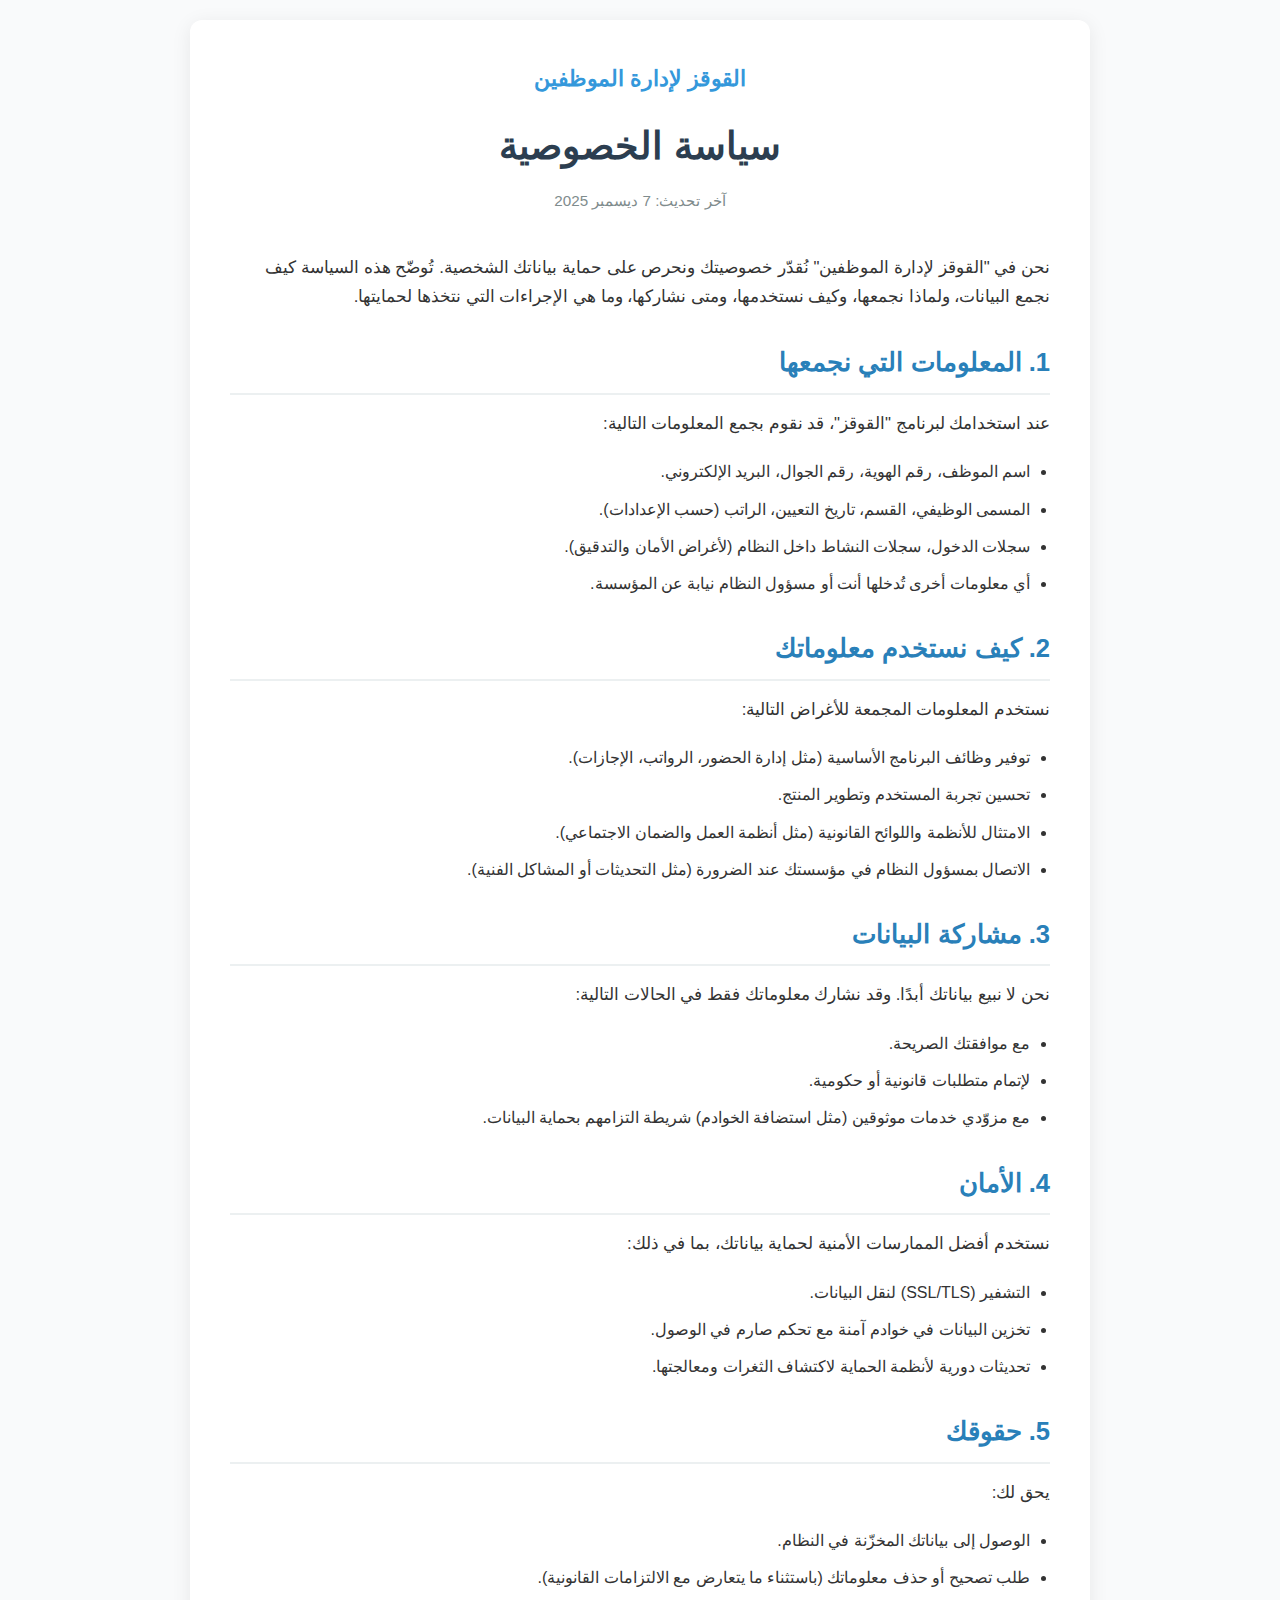
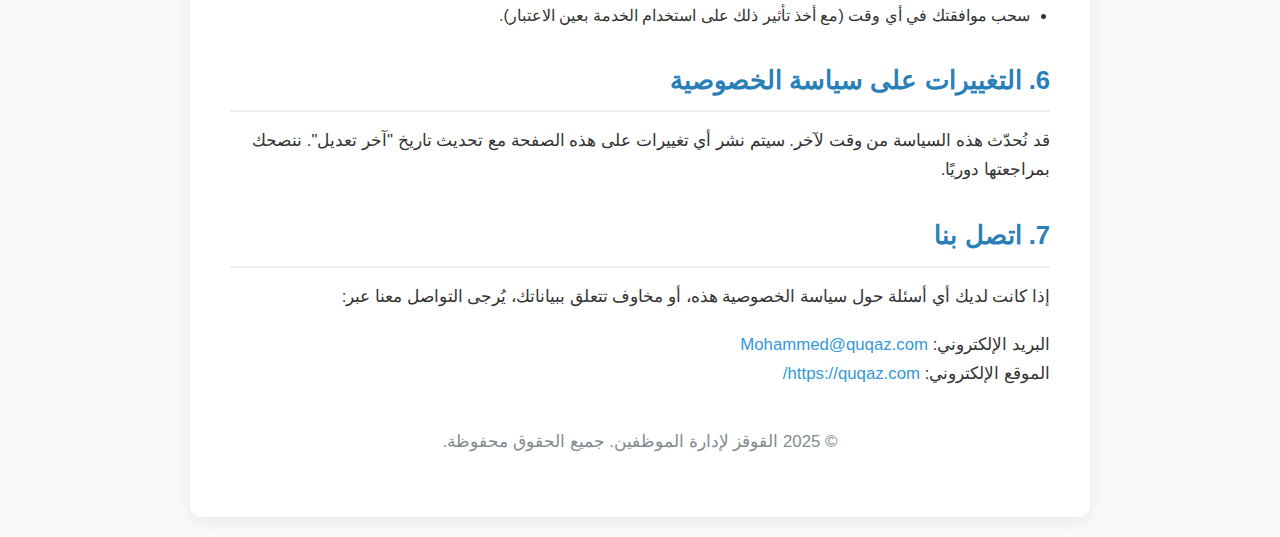
<file: privacy-policy.html>
<!DOCTYPE html>
<html lang="ar" dir="rtl">
<head>
  <meta charset="UTF-8" />
  <meta name="viewport" content="width=device-width, initial-scale=1.0"/>
  <title>سياسة الخصوصية - القوقز لإدارة الموظفين</title>
  <style>
    * {
      margin: 0;
      padding: 0;
      box-sizing: border-box;
      font-family: 'Segoe UI', Tahoma, Geneva, Verdana, sans-serif;
    }

    body {
      background-color: #f9fafb;
      color: #333;
      line-height: 1.7;
      padding: 20px;
    }

    .container {
      max-width: 900px;
      margin: 0 auto;
      background: #fff;
      padding: 40px;
      border-radius: 12px;
      box-shadow: 0 4px 20px rgba(0, 0, 0, 0.08);
    }

    header {
      text-align: center;
      margin-bottom: 40px;
    }

    h1 {
      font-size: 2.4rem;
      color: #2c3e50;
      margin-bottom: 10px;
    }

    .logo {
      font-size: 1.4rem;
      color: #3498db;
      font-weight: bold;
      margin-bottom: 15px;
    }

    .last-updated {
      font-size: 0.95rem;
      color: #7f8c8d;
    }

    h2 {
      font-size: 1.6rem;
      margin: 30px 0 15px;
      color: #2980b9;
      border-bottom: 2px solid #ecf0f1;
      padding-bottom: 8px;
    }

    p {
      margin-bottom: 20px;
      font-size: 1.05rem;
    }

    ul {
      margin-bottom: 20px;
      padding-right: 20px;
    }

    li {
      margin-bottom: 10px;
    }

    footer {
      margin-top: 40px;
      text-align: center;
      color: #7f8c8d;
      font-size: 0.95rem;
    }

    a {
      color: #3498db;
      text-decoration: none;
    }

    a:hover {
      text-decoration: underline;
    }

    @media (max-width: 600px) {
      .container {
        padding: 25px 15px;
      }

      h1 {
        font-size: 1.8rem;
      }

      h2 {
        font-size: 1.3rem;
      }
    }
  </style>
</head>
<body>
  <div class="container">
    <header>
      <div class="logo">القوقز لإدارة الموظفين</div>
      <h1>سياسة الخصوصية</h1>
      <p class="last-updated">آخر تحديث: 7 ديسمبر 2025</p>
    </header>

    <section>
      <p>
        نحن في "القوقز لإدارة الموظفين" نُقدّر خصوصيتك ونحرص على حماية بياناتك الشخصية. 
        تُوضّح هذه السياسة كيف نجمع البيانات، ولماذا نجمعها، وكيف نستخدمها، ومتى نشاركها، 
        وما هي الإجراءات التي نتخذها لحمايتها.
      </p>

      <h2>1. المعلومات التي نجمعها</h2>
      <p>
        عند استخدامك لبرنامج "القوقز"، قد نقوم بجمع المعلومات التالية:
      </p>
      <ul>
        <li>اسم الموظف، رقم الهوية، رقم الجوال، البريد الإلكتروني.</li>
        <li>المسمى الوظيفي، القسم، تاريخ التعيين، الراتب (حسب الإعدادات).</li>
        <li>سجلات الدخول، سجلات النشاط داخل النظام (لأغراض الأمان والتدقيق).</li>
        <li>أي معلومات أخرى تُدخلها أنت أو مسؤول النظام نيابة عن المؤسسة.</li>
      </ul>

      <h2>2. كيف نستخدم معلوماتك</h2>
      <p>
        نستخدم المعلومات المجمعة للأغراض التالية:
      </p>
      <ul>
        <li>توفير وظائف البرنامج الأساسية (مثل إدارة الحضور، الرواتب، الإجازات).</li>
        <li>تحسين تجربة المستخدم وتطوير المنتج.</li>
        <li>الامتثال للأنظمة واللوائح القانونية (مثل أنظمة العمل والضمان الاجتماعي).</li>
        <li>الاتصال بمسؤول النظام في مؤسستك عند الضرورة (مثل التحديثات أو المشاكل الفنية).</li>
      </ul>

      <h2>3. مشاركة البيانات</h2>
      <p>
        نحن لا نبيع بياناتك أبدًا. وقد نشارك معلوماتك فقط في الحالات التالية:
      </p>
      <ul>
        <li>مع موافقتك الصريحة.</li>
        <li>لإتمام متطلبات قانونية أو حكومية.</li>
        <li>مع مزوّدي خدمات موثوقين (مثل استضافة الخوادم) شريطة التزامهم بحماية البيانات.</li>
      </ul>

      <h2>4. الأمان</h2>
      <p>
        نستخدم أفضل الممارسات الأمنية لحماية بياناتك، بما في ذلك:
      </p>
      <ul>
        <li>التشفير (SSL/TLS) لنقل البيانات.</li>
        <li>تخزين البيانات في خوادم آمنة مع تحكم صارم في الوصول.</li>
        <li>تحديثات دورية لأنظمة الحماية لاكتشاف الثغرات ومعالجتها.</li>
      </ul>

      <h2>5. حقوقك</h2>
      <p>
        يحق لك:
      </p>
      <ul>
        <li>الوصول إلى بياناتك المخزّنة في النظام.</li>
        <li>طلب تصحيح أو حذف معلوماتك (باستثناء ما يتعارض مع الالتزامات القانونية).</li>
        <li>سحب موافقتك في أي وقت (مع أخذ تأثير ذلك على استخدام الخدمة بعين الاعتبار).</li>
      </ul>

      <h2>6. التغييرات على سياسة الخصوصية</h2>
      <p>
        قد نُحدّث هذه السياسة من وقت لآخر. سيتم نشر أي تغييرات على هذه الصفحة مع تحديث تاريخ "آخر تعديل". 
        ننصحك بمراجعتها دوريًا.
      </p>

      <h2>7. اتصل بنا</h2>
      <p>
        إذا كانت لديك أي أسئلة حول سياسة الخصوصية هذه، أو مخاوف تتعلق ببياناتك، 
        يُرجى التواصل معنا عبر:
      </p>
      <p>
        البريد الإلكتروني: <a href="mailto:Mohammed@quqaz.com">Mohammed@quqaz.com</a><br>
        الموقع الإلكتروني: <a href="https://quqaz.com/" target="_blank">https://quqaz.com/</a>
      </p>
    </section>

    <footer>
      <p>© 2025 القوقز لإدارة الموظفين. جميع الحقوق محفوظة.</p>
    </footer>
  </div>
</body>
</html>
</file>
